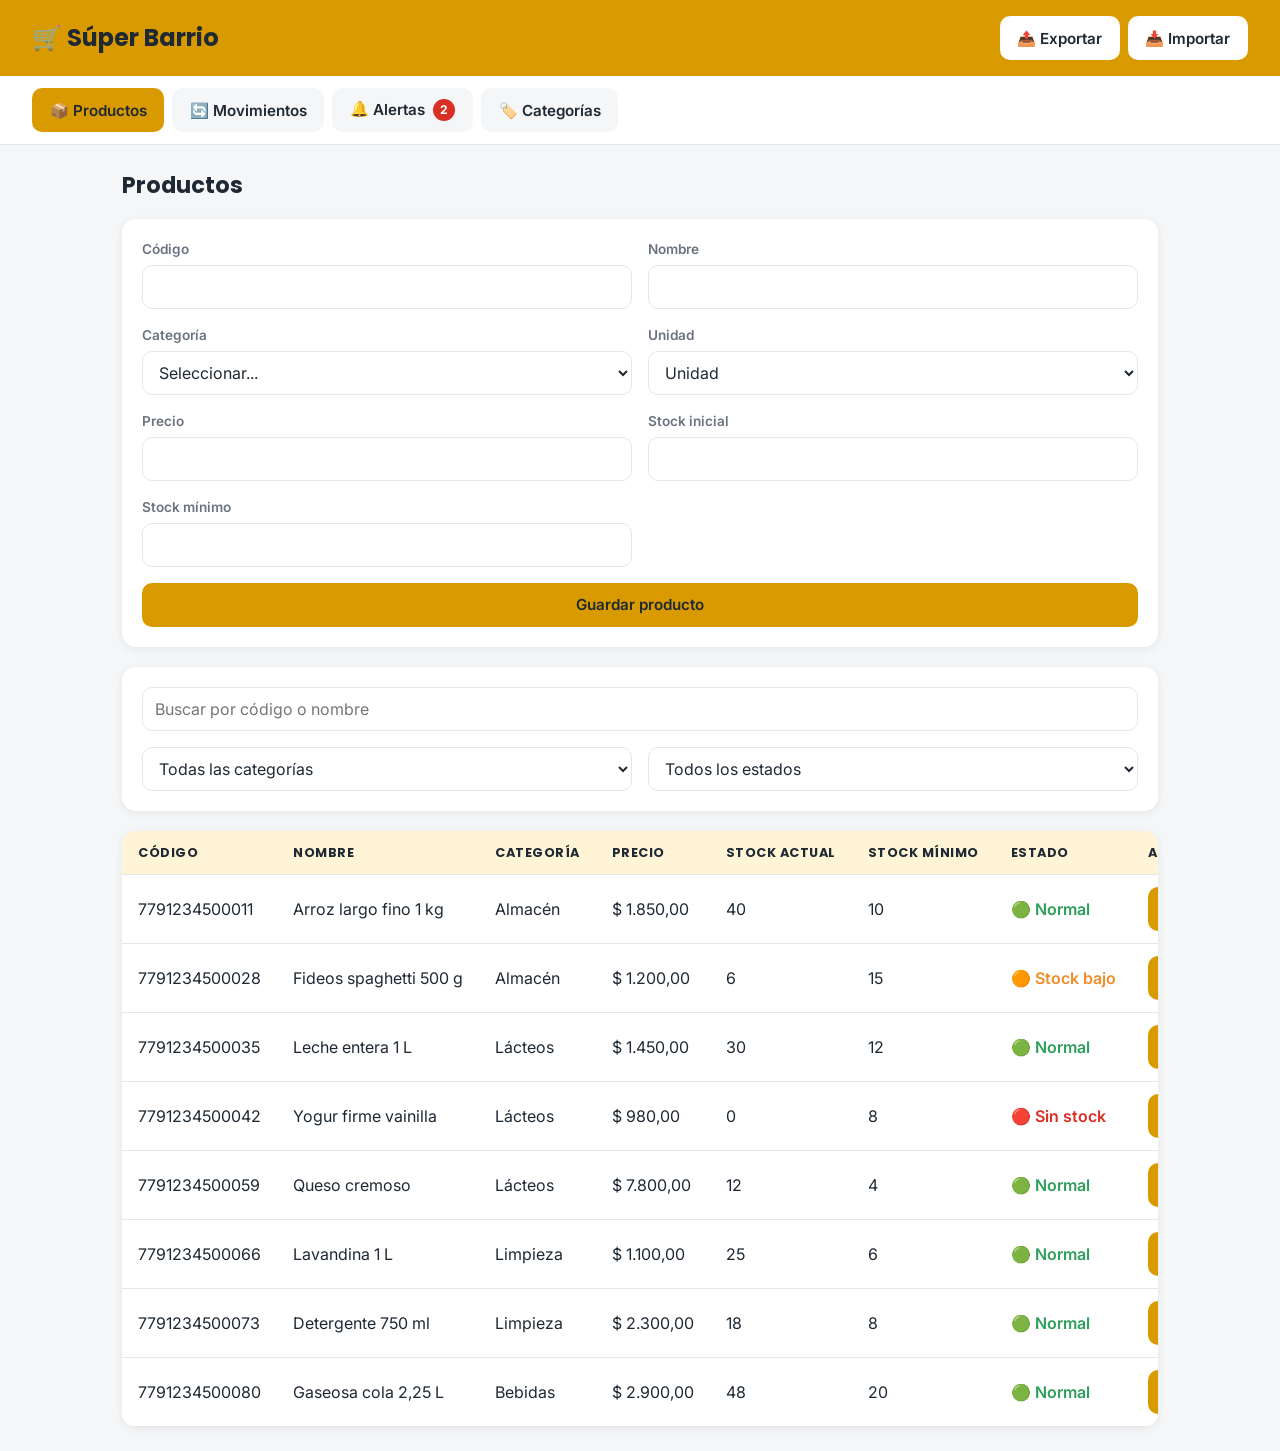
<file: index.html>
<!DOCTYPE html>
<!-- Súper Barrio - Sistema de stock. Estructura, estilos y lógica en un solo archivo -->
<html lang="es">
<head>
  <meta charset="UTF-8">
  <meta name="viewport" content="width=device-width, initial-scale=1.0, viewport-fit=cover">
  <title>Súper Barrio - Control de stock</title>

  <!-- App instalable: manifest, color de la barra del navegador e ícono para iPhone -->
  <link rel="manifest" href="manifest.json">
  <meta name="theme-color" content="#D99A00">
  <link rel="apple-touch-icon" href="icono-192.png">

  <!-- Estilos integrados -->
  <style>
/* ==========================================================
   Súper Barrio - Estilos del sistema de stock
   Mobile first: base para celular, ajustes desde 768 px
   ========================================================== */

/* 1. TIPOGRAFÍAS (Google Fonts) */
@import url("https://fonts.googleapis.com/css2?family=Inter:wght@400;500;600&family=Poppins:wght@500;600;700&display=swap");

/* 2. VARIABLES DE COLOR Y MEDIDAS */
:root {
  /* Color principal (amarillo mostaza) */
  --color-principal: #D99A00;
  --color-principal-oscuro: #B07C00;
  --color-principal-suave: #FFF4D6;

  /* Colores de estado del stock */
  --color-normal: #2E9E5B;       /* verde: stock normal */
  --color-bajo: #F28C28;         /* naranja: bajo el mínimo */
  --color-sin-stock: #D93025;    /* rojo: sin stock */

  /* Fondos, texto y bordes */
  --color-fondo: #F5F6F7;        /* gris muy claro */
  --color-tarjeta: #FFFFFF;
  --color-texto: #1F2933;
  --color-texto-suave: #6B7280;
  --color-borde: #E5E7EB;

  /* Sombras, bordes redondeados y tipografías */
  --sombra-suave: 0 2px 8px rgba(31, 41, 51, 0.08);
  --sombra-elevada: 0 6px 16px rgba(31, 41, 51, 0.16);
  --radio: 14px;
  --fuente-titulos: "Poppins", system-ui, sans-serif;
  --fuente-texto: "Inter", system-ui, sans-serif;
}

/* 3. BASE: reinicio y estilos generales */
* {
  box-sizing: border-box;
  margin: 0;
}

/* Hace que el atributo "hidden" siempre oculte (lo usa el menú) */
[hidden] {
  display: none !important;
}

body {
  font-family: var(--fuente-texto);
  background: var(--color-fondo);
  color: var(--color-texto);
  line-height: 1.5;
  overflow-x: hidden;
}

h1, h2, h3 {
  font-family: var(--fuente-titulos);
}

h2 {
  font-size: 1.4rem;
  margin-bottom: 1rem;
}

/* Avisos de arriba (conexión y versión nueva): barras finas, fijas arriba de todo */
#avisos {
  position: sticky;
  top: 0;
  z-index: 200;
}

.aviso {
  padding: 0.4rem 1rem;
  background: var(--color-principal-suave);
  border-bottom: 1px solid var(--color-principal);
  color: var(--color-texto);
  font-size: 0.8rem;
  font-weight: 500;
  text-align: center;
}

#aviso-conexion::before {
  content: "📴 ";
}

/* El aviso de versión nueva usa el color principal para que se note más */
#aviso-version {
  background: var(--color-principal);
  font-weight: 600;
}

#aviso-version::before {
  content: "✨ ";
}

/* 4. ENCABEZADO: nombre del sistema y botones de datos */
#encabezado {
  background: var(--color-principal);
  color: var(--color-texto);
  padding: 1rem;
  display: flex;
  flex-direction: column;
  gap: 0.75rem;
  box-shadow: var(--sombra-suave);
}

#encabezado h1 {
  font-size: 1.5rem;
}

#encabezado h1::before {
  content: "🛒 ";
}

#acciones-datos {
  display: flex;
  gap: 0.5rem;
}

/* 5. BOTONES: estilo general con hover (color + elevación) */
button {
  font-family: var(--fuente-texto);
  font-size: 0.95rem;
  font-weight: 600;
  padding: 0.6rem 1.1rem;
  min-height: 44px;
  border: none;
  border-radius: 10px;
  background: var(--color-principal);
  color: var(--color-texto);
  cursor: pointer;
  transition: background 0.2s, transform 0.2s, box-shadow 0.2s;
}

button:hover {
  background: var(--color-principal-oscuro);
  color: #FFFFFF;
  transform: translateY(-2px);
  box-shadow: var(--sombra-elevada);
}

button:active {
  transform: translateY(0);
}

/* Botones de exportar/importar: blancos sobre el encabezado, con emojis */
#acciones-datos button {
  background: var(--color-tarjeta);
}

#acciones-datos button:hover {
  background: var(--color-texto);
  color: #FFFFFF;
}

#btn-exportar::before { content: "📤 "; }
#btn-importar::before { content: "📥 "; }

/* Botón para acciones peligrosas (ej: eliminar) */
.boton-peligro {
  background: var(--color-sin-stock);
  color: #FFFFFF;
}

.boton-peligro:hover {
  background: #A8231A;
}

/* Botón secundario (ej: cancelar edición) */
.boton-secundario {
  background: var(--color-fondo);
  border: 1px solid var(--color-borde);
}

/* 6. MENÚ PRINCIPAL: pestañas con scroll horizontal en celular */
#menu {
  display: flex;
  gap: 0.5rem;
  padding: 0.75rem 1rem;
  background: var(--color-tarjeta);
  border-bottom: 1px solid var(--color-borde);
  overflow-x: auto;
}

#menu button {
  background: var(--color-fondo);
  white-space: nowrap;
}

/* Emojis de cada opción del menú */
#menu button[data-seccion="productos"]::before   { content: "📦 "; }
#menu button[data-seccion="movimientos"]::before { content: "🔄 "; }
#menu button[data-seccion="alertas"]::before     { content: "🔔 "; }
#menu button[data-seccion="categorias"]::before  { content: "🏷️ "; }

/* Opción seleccionada (la clase "activo" la agregará JS) */
#menu button.activo {
  background: var(--color-principal);
}

/* Contador de alertas: círculo rojo con número */
#contador-alertas {
  display: inline-flex;
  align-items: center;
  justify-content: center;
  min-width: 1.4rem;
  height: 1.4rem;
  padding: 0 0.3rem;
  margin-left: 0.25rem;
  border-radius: 50%;
  background: var(--color-sin-stock);
  color: #FFFFFF;
  font-size: 0.75rem;
  font-weight: 700;
}

/* 7. CONTENIDO PRINCIPAL: centrado y con ancho máximo */
main {
  max-width: 1100px;
  margin: 0 auto;
  padding: 1rem;
}

/* 8. FORMULARIOS COMO TARJETAS (1 columna en celular) */
form,
#filtros-productos,
#filtros-movimientos {
  background: var(--color-tarjeta);
  border-radius: var(--radio);
  box-shadow: var(--sombra-suave);
  padding: 1.25rem;
  margin-bottom: 1.25rem;
  display: grid;
  grid-template-columns: 1fr;
  gap: 1rem;
}

/* Los campos dentro de una grilla pueden achicarse en vez de empujar el ancho */
form > *,
#filtros-productos > *,
#filtros-movimientos > * {
  min-width: 0;
}

label {
  display: flex;
  flex-direction: column;
  gap: 0.35rem;
  font-size: 0.85rem;
  font-weight: 600;
  color: var(--color-texto-suave);
}

input,
select,
textarea {
  font-family: var(--fuente-texto);
  font-size: 1rem;
  width: 100%;
  min-width: 0;
  min-height: 44px;
  padding: 0.6rem 0.75rem;
  border: 1px solid var(--color-borde);
  border-radius: 10px;
  background: #FFFFFF;
  color: var(--color-texto);
}

input:focus,
select:focus,
textarea:focus {
  outline: 2px solid var(--color-principal);
  border-color: var(--color-principal);
}

/* Info del producto en el formulario de movimientos */
#info-producto-movimiento {
  min-height: 1.2rem;
  font-weight: 500;
  color: var(--color-texto);
}

#info-producto-movimiento.info-no-encontrado {
  color: var(--color-sin-stock);
}

/* 9. TABLAS: tarjeta con scroll horizontal en celular */
table {
  display: block;
  overflow-x: auto;
  background: var(--color-tarjeta);
  border-radius: var(--radio);
  box-shadow: var(--sombra-suave);
  border-collapse: collapse;
  width: 100%;
}

th, td {
  padding: 0.75rem 1rem;
  text-align: left;
  white-space: nowrap;
  border-bottom: 1px solid var(--color-borde);
}

th {
  font-family: var(--fuente-titulos);
  font-size: 0.8rem;
  text-transform: uppercase;
  letter-spacing: 0.04em;
  background: var(--color-principal-suave);
}

tbody tr:hover {
  background: var(--color-fondo);
}

/* 10. LISTAS (alertas y categorías): cada elemento es una tarjeta */
ul {
  list-style: none;
  padding: 0;
  display: grid;
  grid-template-columns: 1fr;
  gap: 0.75rem;
}

li {
  background: var(--color-tarjeta);
  border-radius: var(--radio);
  box-shadow: var(--sombra-suave);
  padding: 0.9rem 1.1rem;
  display: flex;
  justify-content: space-between;
  align-items: center;
  flex-wrap: wrap;
  gap: 0.75rem;
  overflow-wrap: anywhere;
}

/* Alertas: borde de color según la gravedad */
li.alerta-bajo      { border-left: 6px solid var(--color-bajo); }
li.alerta-sin-stock { border-left: 6px solid var(--color-sin-stock); }

/* Contenido de cada alerta */
.alerta-info {
  display: flex;
  flex-direction: column;
}

.alerta-info small {
  color: var(--color-texto-suave);
}

.alerta-detalle {
  display: flex;
  flex-direction: column;
  align-items: flex-end;
  text-align: right;
  font-size: 0.9rem;
}

.alerta-pedido {
  font-weight: 600;
}

/* 11. INDICADORES DE ESTADO DEL STOCK (se aplican con clases desde JS) */
.estado {
  font-weight: 600;
}

.estado-normal    { color: var(--color-normal); }
.estado-bajo      { color: var(--color-bajo); }
.estado-sin-stock { color: var(--color-sin-stock); }

.estado-normal::before    { content: "🟢 "; }
.estado-bajo::before      { content: "🟠 "; }
.estado-sin-stock::before { content: "🔴 "; }

/* 12. ESCRITORIO / TABLET: desde 768 px, dos columnas */
@media (min-width: 768px) {
  #encabezado {
    flex-direction: row;
    justify-content: space-between;
    align-items: center;
    padding: 1rem 2rem;
  }

  #menu {
    padding: 0.75rem 2rem;
  }

  main {
    padding: 1.5rem 2rem;
  }

  /* Formularios y filtros en dos columnas */
  form,
  #filtros-productos,
  #filtros-movimientos {
    grid-template-columns: 1fr 1fr;
  }

  /* Elementos que ocupan las dos columnas */
  form button[type="submit"],
  #btn-cancelar-producto,
  #movimiento-observacion,
  label:has(#movimiento-observacion),
  #buscador-productos {
    grid-column: 1 / -1;
  }

  /* Listas en dos columnas */
  ul {
    grid-template-columns: 1fr 1fr;
  }
}

/* 12b. CELULAR (menos de 600 px): menú fijo abajo, cómodo para el pulgar */
@media (max-width: 599px) {
  /* Deja espacio al final para que la barra fija no tape el contenido */
  body {
    padding-bottom: calc(5rem + env(safe-area-inset-bottom));
  }

  #menu {
    position: fixed;
    left: 0;
    right: 0;
    bottom: 0;
    z-index: 100;
    gap: 0;
    padding: 0.25rem 0.25rem calc(0.25rem + env(safe-area-inset-bottom));
    overflow-x: visible;
    border-top: 1px solid var(--color-borde);
    border-bottom: none;
    box-shadow: 0 -2px 10px rgba(31, 41, 51, 0.12);
  }

  /* Cada botón ocupa el mismo ancho, con el emoji arriba y el texto abajo */
  #menu button {
    position: relative;
    flex: 1;
    display: flex;
    flex-direction: column;
    align-items: center;
    justify-content: center;
    min-height: 56px;
    padding: 0.3rem 0.2rem;
    font-size: 0.72rem;
    background: transparent;
  }

  #menu button::before {
    font-size: 1.35rem;
    line-height: 1.2;
  }

  /* Sin efecto hover en el menú: en el celular el hover queda "pegado" después de tocar */
  #menu button:hover {
    background: transparent;
    color: var(--color-texto);
    transform: none;
    box-shadow: none;
  }

  #menu button.activo,
  #menu button.activo:hover {
    background: var(--color-principal-suave);
  }

  /* El contador de alertas se apoya sobre la esquina del emoji */
  #contador-alertas {
    position: absolute;
    top: 2px;
    left: calc(50% + 0.6rem);
    margin: 0;
  }
}

/* Botón de imprimir en Alertas */
#btn-imprimir-reposicion {
  margin-bottom: 1rem;
}

/* 13. IMPRESIÓN: la zona de reposición está oculta en pantalla y solo se usa al imprimir */
#zona-impresion {
  display: none;
}

@media print {
  /* Se oculta todo menos la lista de reposición (solo cuando se apretó el botón) */
  body.imprimiendo {
    background: #FFFFFF;
  }

  body.imprimiendo > *:not(#zona-impresion) {
    display: none !important;
  }

  body.imprimiendo #zona-impresion {
    display: block;
    padding: 1rem;
  }

  #zona-impresion h2 {
    margin-bottom: 0.25rem;
  }

  #zona-impresion p {
    margin-bottom: 1rem;
  }

  /* Tabla simple en blanco y negro, sin sombras */
  #zona-impresion table {
    display: table;
    width: 100%;
    box-shadow: none;
    border-collapse: collapse;
  }

  #zona-impresion th,
  #zona-impresion td {
    border: 1px solid #000000;
    white-space: normal;
    background: #FFFFFF;
  }

  #zona-impresion .casillero {
    width: 6rem;
    text-align: center;
  }

  /* Casillero para tildar a mano */
  .casillero-caja {
    display: inline-block;
    width: 1.2rem;
    height: 1.2rem;
    border: 2px solid #000000;
  }
}

  </style>
</head>
<body>

  <!-- AVISO DE CONEXIÓN: aparece solo cuando el dispositivo pierde internet -->
  <div id="avisos">
    <div id="aviso-conexion" class="aviso" role="status" aria-live="polite" hidden>
      Sin conexión: tus datos se siguen guardando en este celular
    </div>

    <!-- AVISO DE VERSIÓN NUEVA: aparece cuando se instala un service worker nuevo -->
    <div id="aviso-version" class="aviso" role="status" aria-live="polite" hidden>
      Hay una versión nueva: cerrá y volvé a abrir la app
    </div>
  </div>

  <!-- ENCABEZADO: nombre del sistema y botones de exportar / importar -->
  <header id="encabezado">
    <h1>Súper Barrio</h1>

    <div id="acciones-datos">
      <button type="button" id="btn-exportar">Exportar</button>
      <button type="button" id="btn-importar">Importar</button>
      <!-- Input oculto: el botón "Importar" lo va a activar desde JS -->
      <input type="file" id="archivo-importar" accept=".json" hidden>
    </div>
  </header>

  <!-- MENÚ PRINCIPAL: cada botón mostrará su sección (data-seccion) -->
  <nav id="menu">
    <button type="button" data-seccion="productos">Productos</button>
    <button type="button" data-seccion="movimientos">Movimientos</button>
    <button type="button" data-seccion="alertas">
      Alertas <span id="contador-alertas">0</span>
    </button>
    <button type="button" data-seccion="categorias">Categorías</button>
  </nav>

  <main>

    <!-- ========== SECCIÓN PRODUCTOS ========== -->
    <section id="productos">
      <h2>Productos</h2>

      <!-- Formulario para dar de alta un producto -->
      <form id="form-producto">
        <label>Código
          <input type="text" id="producto-codigo" inputmode="numeric" required>
        </label>

        <label>Nombre
          <input type="text" id="producto-nombre" required>
        </label>

        <label>Categoría
          <!-- Las opciones se cargarán desde JS con las categorías creadas -->
          <select id="producto-categoria" required>
            <option value="">Seleccionar...</option>
          </select>
        </label>

        <label>Unidad
          <select id="producto-unidad" required>
            <option value="unidad">Unidad</option>
            <option value="kg">Kilogramo</option>
            <option value="litro">Litro</option>
            <option value="paquete">Paquete</option>
            <option value="caja">Caja</option>
          </select>
        </label>

        <label>Precio
          <input type="number" id="producto-precio" min="0.01" step="0.01" inputmode="decimal" required>
        </label>

        <label>Stock inicial
          <input type="number" id="producto-stock-inicial" min="0" step="1" inputmode="numeric" required>
        </label>

        <label>Stock mínimo
          <input type="number" id="producto-stock-minimo" min="0" step="1" inputmode="numeric" required>
        </label>

        <button type="submit" id="btn-guardar-producto">Guardar producto</button>
        <button type="button" id="btn-cancelar-producto" class="boton-secundario" hidden>Cancelar edición</button>
      </form>

      <!-- Buscador y filtros -->
      <div id="filtros-productos">
        <input type="search" id="buscador-productos" placeholder="Buscar por código o nombre">

        <select id="filtro-categoria">
          <option value="">Todas las categorías</option>
        </select>

        <select id="filtro-estado">
          <option value="">Todos los estados</option>
          <option value="normal">Normal</option>
          <option value="bajo">Stock bajo</option>
          <option value="sin-stock">Sin stock</option>
        </select>
      </div>

      <!-- Tabla de productos (el cuerpo se llena desde JS) -->
      <table id="tabla-productos">
        <thead>
          <tr>
            <th>Código</th>
            <th>Nombre</th>
            <th>Categoría</th>
            <th>Precio</th>
            <th>Stock actual</th>
            <th>Stock mínimo</th>
            <th>Estado</th>
            <th>Acciones</th>
          </tr>
        </thead>
        <tbody id="cuerpo-productos"></tbody>
      </table>
    </section>

    <!-- ========== SECCIÓN MOVIMIENTOS ========== -->
    <section id="movimientos" hidden>
      <h2>Movimientos</h2>

      <!-- Formulario para registrar una entrada o salida de stock -->
      <form id="form-movimiento">
        <label>Código del producto
          <input type="text" id="movimiento-codigo" inputmode="numeric" required>
          <small id="info-producto-movimiento"></small>
        </label>

        <label>Tipo
          <select id="movimiento-tipo" required>
            <option value="entrada">Entrada</option>
            <option value="salida">Salida</option>
          </select>
        </label>

        <label>Motivo
          <select id="movimiento-motivo" required>
            <option value="compra">Compra a proveedor</option>
            <option value="venta">Venta</option>
            <option value="devolucion">Devolución</option>
            <option value="merma">Merma / vencimiento</option>
            <option value="ajuste">Ajuste de inventario</option>
          </select>
        </label>

        <label>Cantidad
          <input type="number" id="movimiento-cantidad" min="1" step="1" inputmode="numeric" required>
        </label>

        <label>Fecha
          <input type="date" id="movimiento-fecha" required>
        </label>

        <label>Observación
          <textarea id="movimiento-observacion" rows="2"></textarea>
        </label>

        <button type="submit">Registrar movimiento</button>
      </form>

      <!-- Filtro del historial por producto -->
      <div id="filtros-movimientos">
        <select id="filtro-movimientos-producto">
          <option value="">Todos los productos</option>
        </select>
      </div>

      <!-- Historial de movimientos -->
      <table id="tabla-movimientos">
        <thead>
          <tr>
            <th>Fecha</th>
            <th>Código</th>
            <th>Producto</th>
            <th>Tipo</th>
            <th>Motivo</th>
            <th>Cantidad</th>
            <th>Observación</th>
          </tr>
        </thead>
        <tbody id="cuerpo-movimientos"></tbody>
      </table>
    </section>

    <!-- ========== SECCIÓN ALERTAS ========== -->
    <section id="alertas" hidden>
      <h2>Alertas</h2>
      <button type="button" id="btn-imprimir-reposicion">🖨️ Imprimir lista de reposición</button>

      <!-- Lista de productos con stock bajo o sin stock (se llena desde JS) -->
      <ul id="lista-alertas"></ul>
    </section>

    <!-- ========== SECCIÓN CATEGORÍAS ========== -->
    <section id="categorias" hidden>
      <h2>Categorías</h2>

      <!-- Formulario para crear una categoría -->
      <form id="form-categoria">
        <label>Nombre de la categoría
          <input type="text" id="categoria-nombre" required>
        </label>
        <button type="submit">Agregar categoría</button>
      </form>

      <!-- Lista de categorías (se llena desde JS) -->
      <ul id="lista-categorias"></ul>
    </section>

  </main>

  <!-- Zona de impresión: oculta en pantalla, se muestra solo al imprimir la lista de reposición -->
  <section id="zona-impresion">
    <h2>Súper Barrio · Lista de reposición</h2>
    <p id="fecha-reposicion"></p>
    <table id="tabla-reposicion">
      <thead>
        <tr>
          <th>Producto</th>
          <th>Cantidad sugerida</th>
          <th>Repuesto</th>
        </tr>
      </thead>
      <tbody id="cuerpo-reposicion"></tbody>
    </table>
  </section>

  <!-- Lógica integrada -->
  <script>
/* ==========================================================
   Súper Barrio - Lógica del sistema de stock
   ========================================================== */

/* [Acá va tu comentario de registro de IA: app.js no existía, así que pegalo en esta línea] */

/* ---------- 1. DATOS Y ALMACENAMIENTO ---------- */

// Clave con la que se guardan todos los datos en localStorage
const CLAVE_ALMACENAMIENTO = "stock-datos";

// Arrays principales de la aplicación
// categorias:  { nombre }
// productos:   { codigo, nombre, categoria, unidad, precio, stockInicial, stockMinimo }
// movimientos: { codigo, tipo, motivo, cantidad, fecha, observacion }
let categorias = [];
let productos = [];
let movimientos = [];

// Guarda los tres arrays juntos en localStorage
function guardarDatos() {
  const datos = { categorias, productos, movimientos };
  localStorage.setItem(CLAVE_ALMACENAMIENTO, JSON.stringify(datos));
}

// Carga los datos guardados; si no hay nada, usa los datos iniciales
function cargarDatos() {
  let datosGuardados = null;

  try {
    datosGuardados = JSON.parse(localStorage.getItem(CLAVE_ALMACENAMIENTO));
  } catch (error) {
    datosGuardados = null; // Si el JSON está dañado, se parte de cero
  }

  if (datosGuardados) {
    categorias = datosGuardados.categorias || [];
    productos = datosGuardados.productos || [];
    movimientos = datosGuardados.movimientos || [];
  } else {
    cargarDatosIniciales();
    guardarDatos();
  }
}

// Datos ficticios para la primera vez que se abre el sistema
function cargarDatosIniciales() {
  categorias = [
    { nombre: "Almacén" },
    { nombre: "Lácteos" },
    { nombre: "Limpieza" },
    { nombre: "Bebidas" }
  ];

  productos = [
    { codigo: "7791234500011", nombre: "Arroz largo fino 1 kg",   categoria: "Almacén",  unidad: "paquete", precio: 1850, stockInicial: 40, stockMinimo: 10 },
    { codigo: "7791234500028", nombre: "Fideos spaghetti 500 g",  categoria: "Almacén",  unidad: "paquete", precio: 1200, stockInicial: 6,  stockMinimo: 15 },
    { codigo: "7791234500035", nombre: "Leche entera 1 L",        categoria: "Lácteos",  unidad: "litro",   precio: 1450, stockInicial: 30, stockMinimo: 12 },
    { codigo: "7791234500042", nombre: "Yogur firme vainilla",    categoria: "Lácteos",  unidad: "unidad",  precio: 980,  stockInicial: 0,  stockMinimo: 8 },
    { codigo: "7791234500059", nombre: "Queso cremoso",           categoria: "Lácteos",  unidad: "kg",      precio: 7800, stockInicial: 12, stockMinimo: 4 },
    { codigo: "7791234500066", nombre: "Lavandina 1 L",           categoria: "Limpieza", unidad: "unidad",  precio: 1100, stockInicial: 25, stockMinimo: 6 },
    { codigo: "7791234500073", nombre: "Detergente 750 ml",       categoria: "Limpieza", unidad: "unidad",  precio: 2300, stockInicial: 18, stockMinimo: 8 },
    { codigo: "7791234500080", nombre: "Gaseosa cola 2,25 L",     categoria: "Bebidas",  unidad: "unidad",  precio: 2900, stockInicial: 48, stockMinimo: 20 }
  ];

  movimientos = [];
}

/* ---------- 2. CATEGORÍAS: ALTA, EDICIÓN Y BAJA ---------- */

// Elementos del HTML que usa esta sección
const formularioCategoria = document.getElementById("form-categoria");
const campoNombreCategoria = document.getElementById("categoria-nombre");
const listaCategorias = document.getElementById("lista-categorias");

// Busca si ya existe una categoría con ese nombre (sin distinguir mayúsculas)
// "ignorarNombre" permite excluir la categoría que se está editando
function existeCategoria(nombre, ignorarNombre = "") {
  return categorias.some(function (categoria) {
    return (
      categoria.nombre.toLowerCase() === nombre.toLowerCase() &&
      categoria.nombre.toLowerCase() !== ignorarNombre.toLowerCase()
    );
  });
}

// Valida el nombre: obligatorio y único. Devuelve un mensaje de error o "" si está bien
function validarNombreCategoria(nombre, ignorarNombre = "") {
  if (nombre === "") {
    return "El nombre de la categoría es obligatorio.";
  }
  if (existeCategoria(nombre, ignorarNombre)) {
    return "Ya existe una categoría con ese nombre.";
  }
  return "";
}

// ALTA: agrega una categoría nueva
function agregarCategoria(nombre) {
  const mensajeError = validarNombreCategoria(nombre);
  if (mensajeError) {
    alert(mensajeError);
    return false;
  }

  categorias.push({ nombre: nombre });
  guardarDatos();
  mostrarCategorias();
  return true;
}

// EDICIÓN: cambia el nombre y actualiza los productos que la usaban
function editarCategoria(nombreActual) {
  const nombreNuevo = prompt("Nuevo nombre de la categoría:", nombreActual);

  if (nombreNuevo === null) return; // Canceló la edición

  const nombreLimpio = nombreNuevo.trim();
  const mensajeError = validarNombreCategoria(nombreLimpio, nombreActual);
  if (mensajeError) {
    alert(mensajeError);
    return;
  }

  // Cambia el nombre en la categoría
  const categoria = categorias.find(function (c) {
    return c.nombre === nombreActual;
  });
  categoria.nombre = nombreLimpio;

  // Cambia el nombre también en los productos que la tenían asignada
  productos.forEach(function (producto) {
    if (producto.categoria === nombreActual) {
      producto.categoria = nombreLimpio;
    }
  });

  guardarDatos();
  mostrarCategorias();
  mostrarProductos();
}

// BAJA: elimina la categoría solo si no tiene productos
function eliminarCategoria(nombre) {
  const tieneProductos = productos.some(function (producto) {
    return producto.categoria === nombre;
  });

  if (tieneProductos) {
    alert("No se puede eliminar \"" + nombre + "\" porque tiene productos asignados.");
    return;
  }

  if (!confirm("¿Eliminar la categoría \"" + nombre + "\"?")) return;

  categorias = categorias.filter(function (categoria) {
    return categoria.nombre !== nombre;
  });

  guardarDatos();
  mostrarCategorias();
}

// Dibuja la lista de categorías y actualiza los selectores de productos
function mostrarCategorias() {
  listaCategorias.innerHTML = "";

  categorias.forEach(function (categoria) {
    const elemento = document.createElement("li");

    const textoNombre = document.createElement("span");
    textoNombre.textContent = categoria.nombre;

    const botonEditar = document.createElement("button");
    botonEditar.type = "button";
    botonEditar.textContent = "✏️ Editar";
    botonEditar.dataset.accion = "editar";
    botonEditar.dataset.nombre = categoria.nombre;

    const botonEliminar = document.createElement("button");
    botonEliminar.type = "button";
    botonEliminar.textContent = "🗑️ Eliminar";
    botonEliminar.className = "boton-peligro";
    botonEliminar.dataset.accion = "eliminar";
    botonEliminar.dataset.nombre = categoria.nombre;

    elemento.append(textoNombre, botonEditar, botonEliminar);
    listaCategorias.appendChild(elemento);
  });

  actualizarSelectoresCategoria();
}

// Rellena los selectores de categoría (formulario de productos y filtro)
function actualizarSelectoresCategoria() {
  const selectorProducto = document.getElementById("producto-categoria");
  const selectorFiltro = document.getElementById("filtro-categoria");

  // Guarda lo que estaba seleccionado para no perderlo al redibujar
  const valorProducto = selectorProducto.value;
  const valorFiltro = selectorFiltro.value;

  selectorProducto.innerHTML = '<option value="">Seleccionar...</option>';
  selectorFiltro.innerHTML = '<option value="">Todas las categorías</option>';

  categorias.forEach(function (categoria) {
    selectorProducto.add(new Option(categoria.nombre, categoria.nombre));
    selectorFiltro.add(new Option(categoria.nombre, categoria.nombre));
  });

  selectorProducto.value = valorProducto;
  selectorFiltro.value = valorFiltro;
  if (selectorProducto.selectedIndex === -1) selectorProducto.value = "";
  if (selectorFiltro.selectedIndex === -1) selectorFiltro.value = "";
}

// Alta: al enviar el formulario se agrega la categoría
formularioCategoria.addEventListener("submit", function (evento) {
  evento.preventDefault(); // Evita que la página se recargue

  const agregada = agregarCategoria(campoNombreCategoria.value.trim());
  if (agregada) {
    formularioCategoria.reset();
  }
});

// Edición y baja: un solo "escuchador" para los botones de toda la lista
listaCategorias.addEventListener("click", function (evento) {
  const boton = evento.target.closest("button");
  if (!boton) return;

  if (boton.dataset.accion === "editar") {
    editarCategoria(boton.dataset.nombre);
  } else if (boton.dataset.accion === "eliminar") {
    eliminarCategoria(boton.dataset.nombre);
  }
});

/* ---------- 3. PRODUCTOS: ALTA, LISTADO, EDICIÓN Y BAJA ---------- */

// Elementos del HTML que usa esta sección
const formularioProducto = document.getElementById("form-producto");
const campoCodigoProducto = document.getElementById("producto-codigo");
const campoNombreProducto = document.getElementById("producto-nombre");
const campoCategoriaProducto = document.getElementById("producto-categoria");
const campoUnidadProducto = document.getElementById("producto-unidad");
const campoPrecioProducto = document.getElementById("producto-precio");
const campoStockInicialProducto = document.getElementById("producto-stock-inicial");
const campoStockMinimoProducto = document.getElementById("producto-stock-minimo");
const botonGuardarProducto = document.getElementById("btn-guardar-producto");
const botonCancelarProducto = document.getElementById("btn-cancelar-producto");
const cuerpoProductos = document.getElementById("cuerpo-productos");
const buscadorProductos = document.getElementById("buscador-productos");
const filtroCategoriaProducto = document.getElementById("filtro-categoria");
const filtroEstadoProducto = document.getElementById("filtro-estado");

// Código del producto que se está editando (null cuando se está dando de alta)
let codigoEnEdicion = null;

// Formato de precios en pesos argentinos
const formatoPrecio = new Intl.NumberFormat("es-AR", { style: "currency", currency: "ARS" });

// Textos que se muestran para cada estado
const ETIQUETAS_ESTADO = {
  "sin-stock": "Sin stock",
  "bajo": "Stock bajo",
  "normal": "Normal"
};

// Stock actual = stock inicial + entradas - salidas (solo cambia con movimientos)
function calcularStockActual(producto) {
  let stock = producto.stockInicial;

  movimientos.forEach(function (movimiento) {
    if (movimiento.codigo === producto.codigo) {
      if (movimiento.tipo === "entrada") {
        stock += Number(movimiento.cantidad);
      } else if (movimiento.tipo === "salida") {
        stock -= Number(movimiento.cantidad);
      }
    }
  });

  return stock;
}

// Estado: "sin-stock" si es 0, "bajo" si es menor o igual al mínimo, "normal" en otro caso
function calcularEstado(stockActual, stockMinimo) {
  if (stockActual <= 0) return "sin-stock";
  if (stockActual <= stockMinimo) return "bajo";
  return "normal";
}

// Valida los datos del formulario (llegan como texto). Devuelve un mensaje de error o ""
function validarProducto(datos, enEdicion) {
  // Código: de 8 a 13 dígitos y único (en edición el código no se cambia)
  if (!/^\d{8,13}$/.test(datos.codigo)) {
    return "El código debe tener entre 8 y 13 dígitos (solo números).";
  }
  if (!enEdicion) {
    const codigoRepetido = productos.some(function (producto) {
      return producto.codigo === datos.codigo;
    });
    if (codigoRepetido) {
      return "Ya existe un producto con ese código.";
    }
  }

  // Nombre obligatorio
  if (datos.nombre === "") {
    return "El nombre del producto es obligatorio.";
  }

  // Categoría elegida
  if (datos.categoria === "") {
    return "Elegí una categoría.";
  }

  // Precio mayor que cero
  if (datos.precio === "" || !(Number(datos.precio) > 0)) {
    return "El precio debe ser mayor que cero.";
  }

  // Stock inicial entero no negativo (solo se valida en el alta)
  if (!enEdicion && !/^\d+$/.test(datos.stockInicial)) {
    return "El stock inicial debe ser un número entero, cero o mayor.";
  }

  // Stock mínimo entero no negativo
  if (!/^\d+$/.test(datos.stockMinimo)) {
    return "El stock mínimo debe ser un número entero, cero o mayor.";
  }

  return "";
}

// Deja el formulario en modo "alta" (vacío y con todos los campos habilitados)
function limpiarFormularioProducto() {
  codigoEnEdicion = null;
  formularioProducto.reset();
  campoCodigoProducto.readOnly = false;
  campoStockInicialProducto.disabled = false;
  campoStockInicialProducto.title = "";
  botonGuardarProducto.textContent = "Guardar producto";
  botonCancelarProducto.hidden = true;
}

// Alta y edición: se decide según haya o no un producto en edición
formularioProducto.addEventListener("submit", function (evento) {
  evento.preventDefault();

  const enEdicion = codigoEnEdicion !== null;

  const datos = {
    codigo: campoCodigoProducto.value.trim(),
    nombre: campoNombreProducto.value.trim(),
    categoria: campoCategoriaProducto.value,
    unidad: campoUnidadProducto.value,
    precio: campoPrecioProducto.value.trim(),
    stockInicial: campoStockInicialProducto.value.trim(),
    stockMinimo: campoStockMinimoProducto.value.trim()
  };

  const mensajeError = validarProducto(datos, enEdicion);
  if (mensajeError) {
    alert(mensajeError);
    return;
  }

  if (enEdicion) {
    // EDICIÓN: no se tocan el código ni el stock inicial (el stock solo cambia con movimientos)
    const producto = productos.find(function (p) {
      return p.codigo === codigoEnEdicion;
    });
    producto.nombre = datos.nombre;
    producto.categoria = datos.categoria;
    producto.unidad = datos.unidad;
    producto.precio = Number(datos.precio);
    producto.stockMinimo = Number(datos.stockMinimo);
  } else {
    // ALTA: se agrega el producto nuevo
    productos.push({
      codigo: datos.codigo,
      nombre: datos.nombre,
      categoria: datos.categoria,
      unidad: datos.unidad,
      precio: Number(datos.precio),
      stockInicial: Number(datos.stockInicial),
      stockMinimo: Number(datos.stockMinimo)
    });
  }

  guardarDatos();
  limpiarFormularioProducto();
  mostrarProductos();
});

// Cancelar edición: vuelve el formulario al modo alta
botonCancelarProducto.addEventListener("click", limpiarFormularioProducto);

// EDICIÓN: carga el producto en el formulario
function iniciarEdicionProducto(codigo) {
  const producto = productos.find(function (p) {
    return p.codigo === codigo;
  });

  codigoEnEdicion = codigo;
  campoCodigoProducto.value = producto.codigo;
  campoNombreProducto.value = producto.nombre;
  campoCategoriaProducto.value = producto.categoria;
  campoUnidadProducto.value = producto.unidad;
  campoPrecioProducto.value = producto.precio;
  campoStockInicialProducto.value = producto.stockInicial;
  campoStockMinimoProducto.value = producto.stockMinimo;

  // El código y el stock inicial no se pueden cambiar al editar
  campoCodigoProducto.readOnly = true;
  campoStockInicialProducto.disabled = true;
  campoStockInicialProducto.title = "El stock actual solo cambia con movimientos";

  botonGuardarProducto.textContent = "Guardar cambios";
  botonCancelarProducto.hidden = false;
  formularioProducto.scrollIntoView({ behavior: "smooth" });
}

// BAJA: elimina el producto después de pedir confirmación
function eliminarProducto(codigo) {
  const producto = productos.find(function (p) {
    return p.codigo === codigo;
  });

  if (!confirm("¿Eliminar el producto \"" + producto.nombre + "\"?")) return;

  productos = productos.filter(function (p) {
    return p.codigo !== codigo;
  });

  // Si justo se estaba editando ese producto, se limpia el formulario
  if (codigoEnEdicion === codigo) {
    limpiarFormularioProducto();
  }

  guardarDatos();
  mostrarProductos();
}

// Agrega una celda con texto a una fila de la tabla
function agregarCelda(fila, texto) {
  const celda = document.createElement("td");
  celda.textContent = texto;
  fila.appendChild(celda);
  return celda;
}

// Quita tildes y pasa a minúsculas para comparar textos (ej: "Fídeos" -> "fideos")
function normalizarTexto(texto) {
  return String(texto).normalize("NFD").replace(/[̀-ͯ]/g, "").toLowerCase();
}

// Decide si un producto se muestra: la búsqueda, la categoría y el estado deben cumplirse juntos
function cumpleFiltrosProductos(producto, estado) {
  const busqueda = normalizarTexto(buscadorProductos.value.trim());

  // Búsqueda por código o nombre
  if (busqueda !== "") {
    const coincide =
      normalizarTexto(producto.codigo).includes(busqueda) ||
      normalizarTexto(producto.nombre).includes(busqueda);
    if (!coincide) return false;
  }

  // Filtro por categoría ("" = todas)
  if (filtroCategoriaProducto.value !== "" && producto.categoria !== filtroCategoriaProducto.value) {
    return false;
  }

  // Filtro por estado ("" = todos)
  if (filtroEstadoProducto.value !== "" && estado !== filtroEstadoProducto.value) {
    return false;
  }

  return true;
}

// La tabla se actualiza en vivo al escribir o cambiar un filtro
buscadorProductos.addEventListener("input", mostrarProductos);
filtroCategoriaProducto.addEventListener("change", mostrarProductos);
filtroEstadoProducto.addEventListener("change", mostrarProductos);

// LISTADO: dibuja la tabla de productos (solo los que cumplen la búsqueda y los filtros)
function mostrarProductos() {
  cuerpoProductos.innerHTML = "";

  productos.forEach(function (producto) {
    const stockActual = calcularStockActual(producto);
    const estado = calcularEstado(stockActual, producto.stockMinimo);

    // Si no cumple la búsqueda o los filtros, no se dibuja
    if (!cumpleFiltrosProductos(producto, estado)) return;

    const fila = document.createElement("tr");

    agregarCelda(fila, producto.codigo);
    agregarCelda(fila, producto.nombre);
    agregarCelda(fila, producto.categoria);
    agregarCelda(fila, formatoPrecio.format(producto.precio));
    agregarCelda(fila, stockActual);
    agregarCelda(fila, producto.stockMinimo);

    // Celda de estado con indicador de color (las clases están en el CSS)
    const celdaEstado = agregarCelda(fila, "");
    const indicador = document.createElement("span");
    indicador.className = "estado estado-" + estado;
    indicador.textContent = ETIQUETAS_ESTADO[estado];
    celdaEstado.appendChild(indicador);

    // Celda de acciones: editar y eliminar
    const celdaAcciones = document.createElement("td");

    const botonEditar = document.createElement("button");
    botonEditar.type = "button";
    botonEditar.textContent = "✏️ Editar";
    botonEditar.dataset.accion = "editar";
    botonEditar.dataset.codigo = producto.codigo;

    const botonEliminar = document.createElement("button");
    botonEliminar.type = "button";
    botonEliminar.textContent = "🗑️ Eliminar";
    botonEliminar.className = "boton-peligro";
    botonEliminar.dataset.accion = "eliminar";
    botonEliminar.dataset.codigo = producto.codigo;

    celdaAcciones.append(botonEditar, " ", botonEliminar);
    fila.appendChild(celdaAcciones);

    cuerpoProductos.appendChild(fila);
  });

  // Los productos cambiaron: se actualizan el filtro, el historial y la info de movimientos
  actualizarFiltroMovimientos();
  mostrarMovimientos();
  actualizarInfoProductoMovimiento();
  mostrarAlertas();
}

// Un solo "escuchador" para los botones de toda la tabla
cuerpoProductos.addEventListener("click", function (evento) {
  const boton = evento.target.closest("button");
  if (!boton) return;

  if (boton.dataset.accion === "editar") {
    iniciarEdicionProducto(boton.dataset.codigo);
  } else if (boton.dataset.accion === "eliminar") {
    eliminarProducto(boton.dataset.codigo);
  }
});

/* ---------- 4. MOVIMIENTOS: REGISTRO E HISTORIAL ---------- */

// Elementos del HTML que usa esta sección
const formularioMovimiento = document.getElementById("form-movimiento");
const campoCodigoMovimiento = document.getElementById("movimiento-codigo");
const campoTipoMovimiento = document.getElementById("movimiento-tipo");
const campoMotivoMovimiento = document.getElementById("movimiento-motivo");
const campoCantidadMovimiento = document.getElementById("movimiento-cantidad");
const campoFechaMovimiento = document.getElementById("movimiento-fecha");
const campoObservacionMovimiento = document.getElementById("movimiento-observacion");
const infoProductoMovimiento = document.getElementById("info-producto-movimiento");
const filtroMovimientosProducto = document.getElementById("filtro-movimientos-producto");
const cuerpoMovimientos = document.getElementById("cuerpo-movimientos");

// Textos que se muestran para cada motivo
const ETIQUETAS_MOTIVO = {
  compra: "Compra a proveedor",
  venta: "Venta",
  devolucion: "Devolución",
  merma: "Merma / vencimiento",
  ajuste: "Ajuste de inventario"
};

// Devuelve la fecha de hoy como "AAAA-MM-DD" (hora local)
function obtenerFechaHoy() {
  const hoy = new Date();
  const mes = String(hoy.getMonth() + 1).padStart(2, "0");
  const dia = String(hoy.getDate()).padStart(2, "0");
  return hoy.getFullYear() + "-" + mes + "-" + dia;
}

// Comprueba que el texto "AAAA-MM-DD" sea una fecha real (ej: rechaza 2026-02-30)
function esFechaValida(texto) {
  const partes = /^(\d{4})-(\d{2})-(\d{2})$/.exec(texto);
  if (!partes) return false;

  const anio = Number(partes[1]);
  const mes = Number(partes[2]);
  const dia = Number(partes[3]);
  const fecha = new Date(anio, mes - 1, dia);

  return (
    fecha.getFullYear() === anio &&
    fecha.getMonth() === mes - 1 &&
    fecha.getDate() === dia
  );
}

// Pasa "AAAA-MM-DD" a "DD/MM/AAAA" para mostrarla
function formatearFecha(texto) {
  const partes = texto.split("-");
  return partes[2] + "/" + partes[1] + "/" + partes[0];
}

// Busca un producto por su código
function buscarProductoPorCodigo(codigo) {
  return productos.find(function (producto) {
    return producto.codigo === codigo;
  });
}

// La fecha empieza en hoy y no se puede elegir una futura
function iniciarFechaMovimiento() {
  campoFechaMovimiento.max = obtenerFechaHoy();
  campoFechaMovimiento.value = obtenerFechaHoy();
}

// Al escribir el código: muestra el nombre y el stock actual, o "Producto no encontrado"
function actualizarInfoProductoMovimiento() {
  const codigo = campoCodigoMovimiento.value.trim();
  infoProductoMovimiento.classList.remove("info-no-encontrado");

  if (codigo === "") {
    infoProductoMovimiento.textContent = "";
    return;
  }

  const producto = buscarProductoPorCodigo(codigo);
  if (!producto) {
    infoProductoMovimiento.textContent = "Producto no encontrado";
    infoProductoMovimiento.classList.add("info-no-encontrado");
    return;
  }

  infoProductoMovimiento.textContent =
    producto.nombre + " · Stock actual: " + calcularStockActual(producto);
}

campoCodigoMovimiento.addEventListener("input", actualizarInfoProductoMovimiento);

// Enter en el código: no envía el formulario, pasa el foco a la cantidad
campoCodigoMovimiento.addEventListener("keydown", function (evento) {
  if (evento.key === "Enter") {
    evento.preventDefault();
    campoCantidadMovimiento.focus();
  }
});

// Valida el movimiento. Devuelve un mensaje de error o "" si está todo bien
function validarMovimiento(datos, producto) {
  if (!producto) {
    return "Producto no encontrado. Revisá el código.";
  }

  // Cantidad entera mayor que cero
  if (!/^\d+$/.test(datos.cantidad) || Number(datos.cantidad) <= 0) {
    return "La cantidad debe ser un número entero mayor que cero.";
  }

  // Fecha válida y no futura
  if (!esFechaValida(datos.fecha)) {
    return "La fecha no es válida.";
  }
  if (datos.fecha > obtenerFechaHoy()) {
    return "La fecha no puede ser futura.";
  }

  // Una salida no puede dejar el stock negativo
  if (datos.tipo === "salida") {
    const stockActual = calcularStockActual(producto);
    if (Number(datos.cantidad) > stockActual) {
      return "Stock insuficiente: hay " + stockActual + " y la salida es de " + datos.cantidad + ".";
    }
  }

  return "";
}

// Registro: guarda el movimiento (el stock actual se recalcula con él)
formularioMovimiento.addEventListener("submit", function (evento) {
  evento.preventDefault();

  const datos = {
    codigo: campoCodigoMovimiento.value.trim(),
    tipo: campoTipoMovimiento.value,
    motivo: campoMotivoMovimiento.value,
    cantidad: campoCantidadMovimiento.value.trim(),
    fecha: campoFechaMovimiento.value,
    observacion: campoObservacionMovimiento.value.trim()
  };

  const producto = buscarProductoPorCodigo(datos.codigo);
  const mensajeError = validarMovimiento(datos, producto);
  if (mensajeError) {
    alert(mensajeError);
    return;
  }

  movimientos.push({
    codigo: datos.codigo,
    tipo: datos.tipo,
    motivo: datos.motivo,
    cantidad: Number(datos.cantidad),
    fecha: datos.fecha,
    observacion: datos.observacion
  });

  guardarDatos();
  formularioMovimiento.reset();
  iniciarFechaMovimiento();

  // Actualiza la tabla de productos (stock y estado) y el historial
  mostrarProductos();
  campoCodigoMovimiento.focus();
});

// Rellena el filtro del historial con los productos
function actualizarFiltroMovimientos() {
  const valorActual = filtroMovimientosProducto.value;

  filtroMovimientosProducto.innerHTML = '<option value="">Todos los productos</option>';
  productos.forEach(function (producto) {
    filtroMovimientosProducto.add(
      new Option(producto.nombre + " (" + producto.codigo + ")", producto.codigo)
    );
  });

  // Mantiene la selección si el producto todavía existe
  filtroMovimientosProducto.value = valorActual;
  if (filtroMovimientosProducto.selectedIndex === -1) {
    filtroMovimientosProducto.value = "";
  }
}

// Historial: del más nuevo al más viejo, con filtro por producto
function mostrarMovimientos() {
  cuerpoMovimientos.innerHTML = "";

  const codigoFiltro = filtroMovimientosProducto.value;

  // Se guarda la posición original para desempatar movimientos de la misma fecha
  const lista = movimientos
    .map(function (movimiento, posicion) {
      return { movimiento: movimiento, posicion: posicion };
    })
    .filter(function (item) {
      return codigoFiltro === "" || item.movimiento.codigo === codigoFiltro;
    });

  lista.sort(function (a, b) {
    if (a.movimiento.fecha !== b.movimiento.fecha) {
      return a.movimiento.fecha < b.movimiento.fecha ? 1 : -1;
    }
    return b.posicion - a.posicion; // Misma fecha: el último registrado primero
  });

  lista.forEach(function (item) {
    const movimiento = item.movimiento;
    const producto = buscarProductoPorCodigo(movimiento.codigo);
    const fila = document.createElement("tr");

    agregarCelda(fila, formatearFecha(movimiento.fecha));
    agregarCelda(fila, movimiento.codigo);
    agregarCelda(fila, producto ? producto.nombre : "Producto eliminado");
    agregarCelda(fila, movimiento.tipo === "entrada" ? "⬆️ Entrada" : "⬇️ Salida");
    agregarCelda(fila, ETIQUETAS_MOTIVO[movimiento.motivo] || movimiento.motivo);
    agregarCelda(fila, movimiento.cantidad);
    agregarCelda(fila, movimiento.observacion);

    cuerpoMovimientos.appendChild(fila);
  });
}

filtroMovimientosProducto.addEventListener("change", mostrarMovimientos);

iniciarFechaMovimiento();

/* ---------- 5. ALERTAS: STOCK EN EL MÍNIMO, BAJO EL MÍNIMO O SIN STOCK ---------- */

// Elementos del HTML que usa esta sección
const listaAlertas = document.getElementById("lista-alertas");
const contadorAlertas = document.getElementById("contador-alertas");

// Cantidad sugerida para pedir: el doble del mínimo menos el stock actual
function calcularCantidadSugerida(stockActual, stockMinimo) {
  return stockMinimo * 2 - stockActual;
}

// Arma la lista de productos en alerta, ordenada por urgencia
function obtenerAlertas() {
  const alertas = [];

  productos.forEach(function (producto) {
    const stockActual = calcularStockActual(producto);
    const estado = calcularEstado(stockActual, producto.stockMinimo);

    // Los productos con estado "normal" no generan alerta
    if (estado !== "normal") {
      alertas.push({
        producto: producto,
        stockActual: stockActual,
        estado: estado,
        // Cobertura: qué parte del mínimo queda (0 = sin nada, 1 = justo en el mínimo)
        cobertura: producto.stockMinimo > 0 ? stockActual / producto.stockMinimo : 0,
        cantidadSugerida: calcularCantidadSugerida(stockActual, producto.stockMinimo)
      });
    }
  });

  // Urgencia: primero los sin stock; luego menor cobertura; luego mayor mínimo; luego nombre
  alertas.sort(function (a, b) {
    if (a.estado !== b.estado) {
      return a.estado === "sin-stock" ? -1 : 1;
    }
    if (a.cobertura !== b.cobertura) {
      return a.cobertura - b.cobertura;
    }
    if (a.producto.stockMinimo !== b.producto.stockMinimo) {
      return b.producto.stockMinimo - a.producto.stockMinimo;
    }
    return a.producto.nombre.localeCompare(b.producto.nombre);
  });

  return alertas;
}

// Dibuja la lista de alertas y actualiza el contador del menú
function mostrarAlertas() {
  const alertas = obtenerAlertas();

  contadorAlertas.textContent = alertas.length;
  listaAlertas.innerHTML = "";

  // Sin alertas: mensaje de que todo está en orden
  if (alertas.length === 0) {
    const mensaje = document.createElement("li");
    mensaje.textContent = "✅ Todo el stock está en orden";
    listaAlertas.appendChild(mensaje);
    return;
  }

  alertas.forEach(function (alerta) {
    const elemento = document.createElement("li");
    elemento.className = "alerta-" + alerta.estado;

    // Izquierda: nombre del producto, código y categoría
    const info = document.createElement("span");
    info.className = "alerta-info";

    const nombre = document.createElement("strong");
    nombre.textContent = alerta.producto.nombre;

    const detalleProducto = document.createElement("small");
    detalleProducto.textContent = alerta.producto.codigo + " · " + alerta.producto.categoria;

    info.append(nombre, detalleProducto);

    // Derecha: estado, stock actual, mínimo y cantidad sugerida
    const detalle = document.createElement("span");
    detalle.className = "alerta-detalle";

    const indicador = document.createElement("span");
    indicador.className = "estado estado-" + alerta.estado;
    indicador.textContent = ETIQUETAS_ESTADO[alerta.estado];

    const stocks = document.createElement("span");
    stocks.textContent =
      "Stock actual: " + alerta.stockActual + " · Mínimo: " + alerta.producto.stockMinimo;

    const pedido = document.createElement("span");
    pedido.className = "alerta-pedido";
    pedido.textContent = "Pedir: " + alerta.cantidadSugerida;

    detalle.append(indicador, stocks, pedido);

    elemento.append(info, detalle);
    listaAlertas.appendChild(elemento);
  });
}

// Elementos de la lista de reposición para imprimir
const botonImprimirReposicion = document.getElementById("btn-imprimir-reposicion");
const cuerpoReposicion = document.getElementById("cuerpo-reposicion");
const fechaReposicion = document.getElementById("fecha-reposicion");

// Arma la tabla de reposición (producto, cantidad sugerida y casillero) y abre la impresión
function imprimirListaReposicion() {
  const alertas = obtenerAlertas();

  if (alertas.length === 0) {
    alert("No hay productos para reponer: todo el stock está en orden.");
    return;
  }

  cuerpoReposicion.innerHTML = "";
  fechaReposicion.textContent = "Fecha: " + formatearFecha(obtenerFechaHoy());

  alertas.forEach(function (alerta) {
    const fila = document.createElement("tr");

    agregarCelda(fila, alerta.producto.nombre + " (" + alerta.producto.codigo + ")");
    agregarCelda(fila, alerta.cantidadSugerida);

    // Casillero vacío para tildar a mano
    const celdaCasillero = agregarCelda(fila, "");
    celdaCasillero.className = "casillero";
    const caja = document.createElement("span");
    caja.className = "casillero-caja";
    celdaCasillero.appendChild(caja);

    cuerpoReposicion.appendChild(fila);
  });

  // Esta clase activa los estilos de impresión (ocultan el resto de la página)
  document.body.classList.add("imprimiendo");
  window.print();
}

// Al terminar de imprimir (o cancelar) se vuelve a mostrar la página normal
window.addEventListener("afterprint", function () {
  document.body.classList.remove("imprimiendo");
});

botonImprimirReposicion.addEventListener("click", imprimirListaReposicion);

/* ---------- 6. EXPORTAR E IMPORTAR DATOS ---------- */

// Elementos del HTML que usa esta sección
const botonExportar = document.getElementById("btn-exportar");
const botonImportar = document.getElementById("btn-importar");
const archivoImportar = document.getElementById("archivo-importar");

// Convierte los datos en texto JSON legible (sangría de 2 espacios)
function crearTextoExportacion() {
  const datos = { categorias, productos, movimientos };
  return JSON.stringify(datos, null, 2);
}

// DESCARGA: baja el archivo stock.json con un Blob y un enlace temporal
function descargarArchivoStock(texto) {
  const archivo = new Blob([texto], { type: "application/json" });
  const direccion = URL.createObjectURL(archivo);

  const enlace = document.createElement("a");
  enlace.href = direccion;
  enlace.download = "stock.json";

  document.body.appendChild(enlace);
  enlace.click();
  document.body.removeChild(enlace);

  URL.revokeObjectURL(direccion); // Libera la memoria usada por el enlace temporal
}

// Pantalla táctil = celular o tablet (en una computadora se descarga directamente)
function esDispositivoTactil() {
  return window.matchMedia("(pointer: coarse)").matches;
}

// EXPORTAR: en celulares que lo permitan ofrece compartir el archivo (correo, Drive, etc.);
// si no se puede compartir, lo descarga como siempre
async function exportarDatos() {
  const texto = crearTextoExportacion();

  try {
    if (esDispositivoTactil() && navigator.share && navigator.canShare) {
      const archivo = new File([texto], "stock.json", { type: "application/json" });

      // canShare confirma que este navegador acepta compartir ese tipo de archivo
      if (navigator.canShare({ files: [archivo] })) {
        await navigator.share({ files: [archivo], title: "Stock de Súper Barrio" });
        return; // Se compartió: no hace falta descargar
      }
    }
  } catch (error) {
    // Si la persona cerró el menú de compartir, no se hace nada más
    if (error.name === "AbortError") return;
    // Con cualquier otro error se sigue y se descarga
  }

  descargarArchivoStock(texto);
}

// Comprueba que los datos importados tengan las tres listas y el formato esperado.
// Devuelve un mensaje de error o "" si está todo bien
function validarDatosImportados(datos) {
  if (datos === null || typeof datos !== "object" || Array.isArray(datos)) {
    return "El archivo no tiene el formato esperado.";
  }

  // Las tres listas son obligatorias
  const listas = ["categorias", "productos", "movimientos"];
  for (let i = 0; i < listas.length; i++) {
    if (!Array.isArray(datos[listas[i]])) {
      return "Falta la lista \"" + listas[i] + "\" o no es válida.";
    }
  }

  // Categorías: nombre obligatorio y único
  const nombresCategorias = [];
  for (let i = 0; i < datos.categorias.length; i++) {
    const categoria = datos.categorias[i];
    if (!categoria || typeof categoria.nombre !== "string" || categoria.nombre.trim() === "") {
      return "La categoría " + (i + 1) + " no tiene un nombre válido.";
    }
    const nombreNormalizado = categoria.nombre.toLowerCase();
    if (nombresCategorias.includes(nombreNormalizado)) {
      return "La categoría \"" + categoria.nombre + "\" está repetida.";
    }
    nombresCategorias.push(nombreNormalizado);
  }

  // Productos: campos completos, código único y categoría existente
  const codigos = [];
  for (let i = 0; i < datos.productos.length; i++) {
    const producto = datos.productos[i];
    const etiqueta = "El producto " + (i + 1);

    if (!producto || typeof producto.codigo !== "string" || !/^\d{8,13}$/.test(producto.codigo)) {
      return etiqueta + " no tiene un código válido (8 a 13 dígitos).";
    }
    if (codigos.includes(producto.codigo)) {
      return "El código " + producto.codigo + " está repetido.";
    }
    codigos.push(producto.codigo);

    if (typeof producto.nombre !== "string" || producto.nombre.trim() === "") {
      return etiqueta + " no tiene nombre.";
    }
    if (typeof producto.unidad !== "string" || producto.unidad === "") {
      return etiqueta + " no tiene unidad.";
    }
    if (typeof producto.categoria !== "string" ||
        !nombresCategorias.includes(producto.categoria.toLowerCase())) {
      return etiqueta + " tiene una categoría que no está en la lista de categorías.";
    }
    if (typeof producto.precio !== "number" || !(producto.precio > 0)) {
      return etiqueta + " tiene un precio inválido.";
    }
    if (!Number.isInteger(producto.stockInicial) || producto.stockInicial < 0) {
      return etiqueta + " tiene un stock inicial inválido.";
    }
    if (!Number.isInteger(producto.stockMinimo) || producto.stockMinimo < 0) {
      return etiqueta + " tiene un stock mínimo inválido.";
    }
  }

  // Movimientos: tipo, cantidad y fecha válidos
  for (let i = 0; i < datos.movimientos.length; i++) {
    const movimiento = datos.movimientos[i];
    const etiqueta = "El movimiento " + (i + 1);

    if (!movimiento || typeof movimiento.codigo !== "string") {
      return etiqueta + " no tiene código de producto.";
    }
    if (movimiento.tipo !== "entrada" && movimiento.tipo !== "salida") {
      return etiqueta + " tiene un tipo inválido.";
    }
    if (typeof movimiento.motivo !== "string") {
      return etiqueta + " no tiene motivo.";
    }
    if (!Number.isInteger(movimiento.cantidad) || movimiento.cantidad <= 0) {
      return etiqueta + " tiene una cantidad inválida.";
    }
    if (typeof movimiento.fecha !== "string" || !esFechaValida(movimiento.fecha)) {
      return etiqueta + " tiene una fecha inválida.";
    }
  }

  return "";
}

// Procesa el texto del archivo elegido. Si algo falla, no se modifica nada
function importarDatos(texto) {
  let datos;

  try {
    datos = JSON.parse(texto);
  } catch (error) {
    alert("El archivo no es un JSON válido. No se modificó ningún dato.");
    return;
  }

  const mensajeError = validarDatosImportados(datos);
  if (mensajeError) {
    alert(mensajeError + " No se modificó ningún dato.");
    return;
  }

  // Confirmación antes de reemplazar
  const confirmado = confirm(
    "Se van a reemplazar todos los datos actuales por los del archivo (" +
    datos.categorias.length + " categorías, " +
    datos.productos.length + " productos y " +
    datos.movimientos.length + " movimientos). ¿Continuar?"
  );
  if (!confirmado) return;

  // Reemplaza los datos (la observación es opcional en el archivo)
  datos.movimientos.forEach(function (movimiento) {
    if (typeof movimiento.observacion !== "string") {
      movimiento.observacion = "";
    }
  });

  categorias = datos.categorias;
  productos = datos.productos;
  movimientos = datos.movimientos;
  guardarDatos();

  // Vuelve a dibujar toda la pantalla
  limpiarFormularioProducto();
  mostrarCategorias();
  mostrarProductos(); // También actualiza movimientos, alertas y contador

  alert("Datos importados correctamente.");
}

// El botón "Importar" abre el selector de archivos
botonImportar.addEventListener("click", function () {
  archivoImportar.click();
});

// Al elegir un archivo, se lee como texto
archivoImportar.addEventListener("change", function () {
  const archivo = archivoImportar.files[0];
  if (!archivo) return;

  const lector = new FileReader();

  lector.onload = function () {
    importarDatos(lector.result);
  };

  lector.onerror = function () {
    alert("No se pudo leer el archivo. No se modificó ningún dato.");
  };

  lector.readAsText(archivo);

  // Permite volver a elegir el mismo archivo más tarde
  archivoImportar.value = "";
});

botonExportar.addEventListener("click", exportarDatos);

/* ---------- 7. MENÚ: CAMBIO DE SECCIÓN ---------- */

// Elementos del HTML que usa esta sección
const menuPrincipal = document.getElementById("menu");

// Ids de las secciones de la página (coinciden con el data-seccion de cada botón del menú)
const nombresSecciones = ["productos", "movimientos", "alertas", "categorias"];

// Muestra solo la sección elegida y marca su botón como activo
function mostrarSeccion(nombre) {
  nombresSecciones.forEach(function (seccion) {
    document.getElementById(seccion).hidden = seccion !== nombre;
  });

  document.querySelectorAll("#menu button").forEach(function (boton) {
    boton.classList.toggle("activo", boton.dataset.seccion === nombre);
  });
}

// Un solo "escuchador" para todos los botones del menú
menuPrincipal.addEventListener("click", function (evento) {
  const boton = evento.target.closest("button");
  if (boton) {
    mostrarSeccion(boton.dataset.seccion);
  }
});

/* ---------- 8. AVISO DE CONEXIÓN ---------- */

const avisoConexion = document.getElementById("aviso-conexion");

// Muestra el aviso si no hay internet y lo oculta cuando vuelve
function actualizarAvisoConexion() {
  avisoConexion.hidden = navigator.onLine;
}

// El navegador avisa cuando se pierde o vuelve la conexión
window.addEventListener("offline", actualizarAvisoConexion);
window.addEventListener("online", actualizarAvisoConexion);

// Revisa el estado apenas se abre la app (puede abrirse ya sin conexión)
actualizarAvisoConexion();

/* ---------- 9. SERVICE WORKER Y AVISO DE VERSIÓN NUEVA ---------- */

const avisoVersion = document.getElementById("aviso-version");

// Muestra el aviso de que hay una versión nueva esperando
function mostrarAvisoVersionNueva() {
  avisoVersion.hidden = false;
}

// Registra el service worker solo si el navegador lo admite
if ("serviceWorker" in navigator) {
  window.addEventListener("load", function () {
    navigator.serviceWorker.register("./sw.js").then(function (registro) {

      // Si una versión nueva ya quedó esperando en una visita anterior, se avisa enseguida.
      // "controller" existe solo si la app ya estaba instalada (no es la primera vez)
      if (registro.waiting && navigator.serviceWorker.controller) {
        mostrarAvisoVersionNueva();
      }

      // El navegador encontró un sw.js distinto y empezó a instalarlo
      registro.addEventListener("updatefound", function () {
        const trabajadorNuevo = registro.installing;

        trabajadorNuevo.addEventListener("statechange", function () {
          // "installed" = terminó de guardar los archivos nuevos y queda esperando.
          // Si ya había un service worker controlando la app, es una actualización
          // (en la primera instalación no hay nada que avisar)
          if (trabajadorNuevo.state === "installed" && navigator.serviceWorker.controller) {
            mostrarAvisoVersionNueva();
          }
        });
      });

      // Cuando la app vuelve a primer plano, busca si hay una versión nueva
      // (en el celular la app puede pasar días abierta en segundo plano)
      document.addEventListener("visibilitychange", function () {
        if (!document.hidden) {
          registro.update();
        }
      });
    });
  });
}

/* ---------- 10. INICIO DE LA APLICACIÓN ---------- */

cargarDatos();
mostrarCategorias();
mostrarProductos();
mostrarSeccion("productos"); // La página arranca en Productos

  </script>
</body>
</html>
</file>
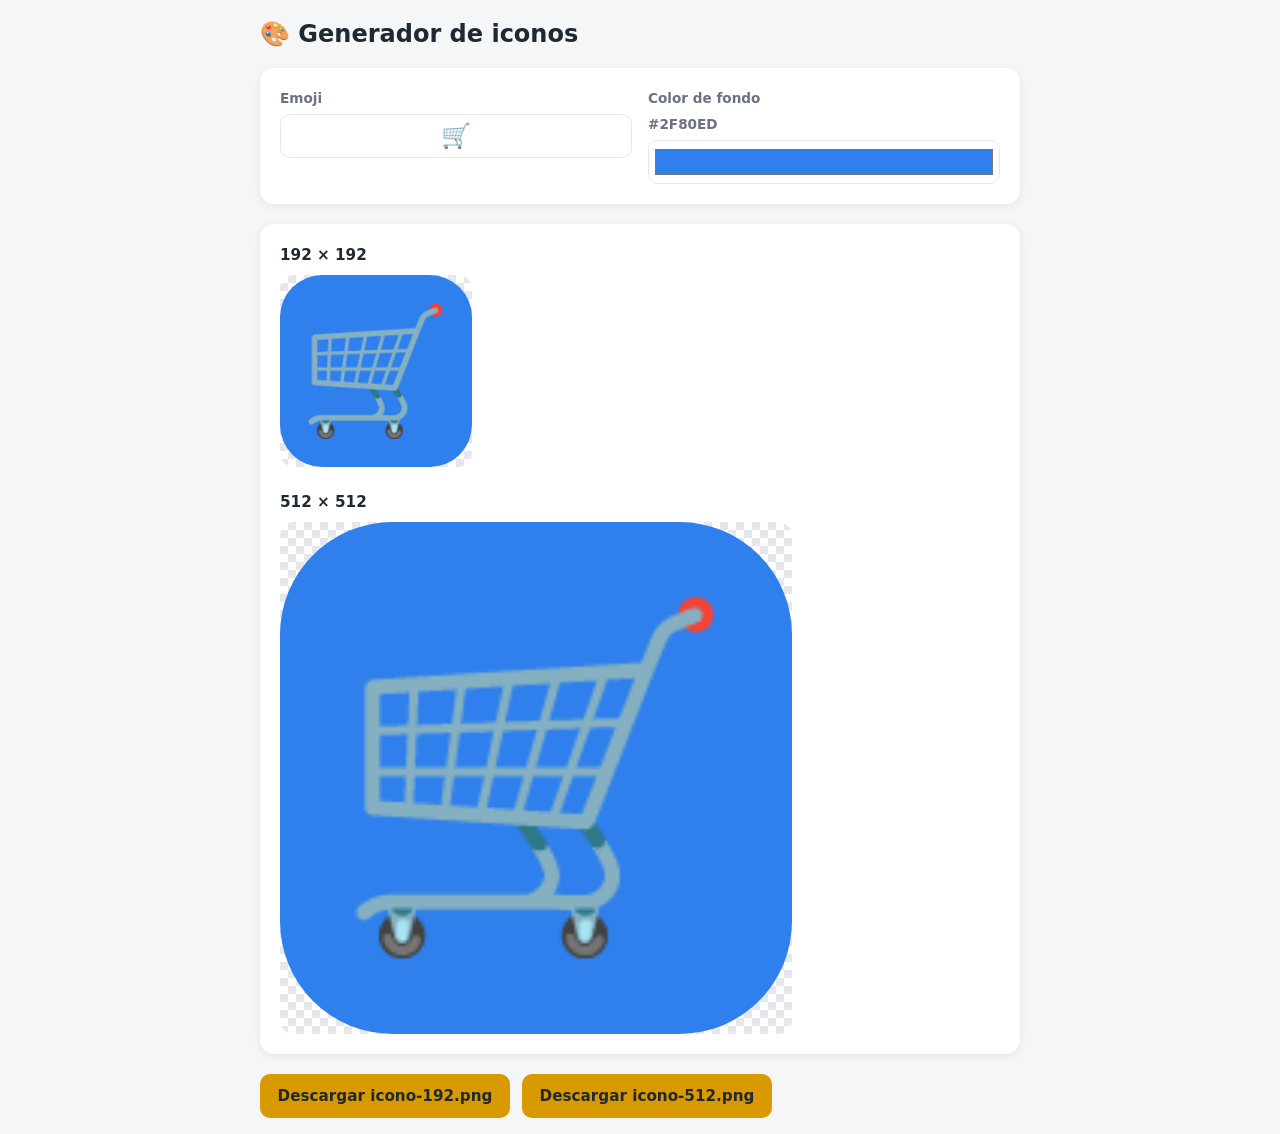
<file: generador-icono.html>
<!DOCTYPE html>
<!-- Generador de iconos para Súper Barrio: HTML, CSS y JS en un solo archivo -->
<html lang="es">
<head>
  <meta charset="UTF-8">
  <meta name="viewport" content="width=device-width, initial-scale=1.0, viewport-fit=cover">
  <title>Generador de iconos</title>

  <style>
    /* Colores y medidas (mismos de la app) */
    :root {
      --color-principal: #D99A00;
      --color-principal-oscuro: #B07C00;
      --color-fondo: #F5F6F7;
      --color-tarjeta: #FFFFFF;
      --color-texto: #1F2933;
      --color-texto-suave: #6B7280;
      --color-borde: #E5E7EB;
      --sombra-suave: 0 2px 8px rgba(31, 41, 51, 0.08);
      --sombra-elevada: 0 6px 16px rgba(31, 41, 51, 0.16);
      --radio: 14px;
    }

    * {
      box-sizing: border-box;
      margin: 0;
    }

    body {
      font-family: Inter, system-ui, sans-serif;
      background: var(--color-fondo);
      color: var(--color-texto);
      line-height: 1.5;
      padding: 1rem;
      overflow-x: hidden;
    }

    main {
      max-width: 760px;
      margin: 0 auto;
    }

    h1 {
      font-family: Poppins, system-ui, sans-serif;
      font-size: 1.5rem;
      margin-bottom: 1rem;
    }

    /* Tarjetas: controles y vistas previas */
    .tarjeta {
      background: var(--color-tarjeta);
      border-radius: var(--radio);
      box-shadow: var(--sombra-suave);
      padding: 1.25rem;
      margin-bottom: 1.25rem;
    }

    /* Controles: una columna en celular, dos desde 600 px */
    .controles {
      display: grid;
      grid-template-columns: 1fr;
      gap: 1rem;
    }

    label {
      display: flex;
      flex-direction: column;
      gap: 0.35rem;
      font-size: 0.85rem;
      font-weight: 600;
      color: var(--color-texto-suave);
    }

    input {
      font-family: inherit;
      font-size: 1rem;
      width: 100%;
      min-height: 44px;
      padding: 0.4rem 0.75rem;
      border: 1px solid var(--color-borde);
      border-radius: 10px;
      background: #FFFFFF;
    }

    input:focus {
      outline: 2px solid var(--color-principal);
      border-color: var(--color-principal);
    }

    #campo-emoji {
      font-size: 1.5rem;
      text-align: center;
    }

    #selector-color {
      padding: 0.25rem;
      cursor: pointer;
    }

    /* Vistas previas */
    .vistas {
      display: flex;
      flex-wrap: wrap;
      align-items: flex-end;
      gap: 1.5rem;
    }

    .vista {
      display: flex;
      flex-direction: column;
      gap: 0.5rem;
      max-width: 100%;
    }

    .vista h2 {
      font-size: 0.95rem;
      font-weight: 600;
    }

    /* Fondo de cuadritos para que se vean las esquinas redondeadas transparentes */
    .marco {
      display: inline-block;
      line-height: 0;
      border-radius: var(--radio);
      background:
        conic-gradient(#E5E7EB 25%, #FFFFFF 0 50%, #E5E7EB 0 75%, #FFFFFF 0)
        0 0 / 16px 16px;
      max-width: 100%;
    }

    /* El lienzo mantiene su tamaño real, pero se achica en pantallas angostas */
    canvas {
      display: block;
      max-width: 100%;
      height: auto;
    }

    /* Botones */
    .botones {
      display: flex;
      flex-wrap: wrap;
      gap: 0.75rem;
    }

    button {
      font-family: inherit;
      font-size: 0.95rem;
      font-weight: 600;
      min-height: 44px;
      padding: 0.6rem 1.1rem;
      border: none;
      border-radius: 10px;
      background: var(--color-principal);
      color: var(--color-texto);
      cursor: pointer;
      transition: background 0.2s, transform 0.2s, box-shadow 0.2s;
    }

    button:hover {
      background: var(--color-principal-oscuro);
      color: #FFFFFF;
      transform: translateY(-2px);
      box-shadow: var(--sombra-elevada);
    }

    button:active {
      transform: translateY(0);
    }

    @media (min-width: 600px) {
      .controles {
        grid-template-columns: 1fr 1fr;
      }
    }
  </style>
</head>
<body>
  <main>
    <h1>🎨 Generador de iconos</h1>

    <!-- Controles: emoji y color de fondo -->
    <section class="tarjeta">
      <div class="controles">
        <label>Emoji
          <input type="text" id="campo-emoji" value="🛒" autocomplete="off">
        </label>

        <label>Color de fondo <span id="texto-color">#2F80ED</span>
          <input type="color" id="selector-color" value="#2F80ED">
        </label>
      </div>
    </section>

    <!-- Vistas previas: se dibujan en dos canvas -->
    <section class="tarjeta">
      <div class="vistas">
        <div class="vista">
          <h2>192 × 192</h2>
          <div class="marco"><canvas id="lienzo-192" width="192" height="192"></canvas></div>
        </div>

        <div class="vista">
          <h2>512 × 512</h2>
          <div class="marco"><canvas id="lienzo-512" width="512" height="512"></canvas></div>
        </div>
      </div>
    </section>

    <!-- Descargas -->
    <section class="botones">
      <button type="button" id="btn-descargar-192">Descargar icono-192.png</button>
      <button type="button" id="btn-descargar-512">Descargar icono-512.png</button>
    </section>
  </main>

  <script>
    /* ---------- 1. ELEMENTOS Y AJUSTES ---------- */

    const campoEmoji = document.getElementById("campo-emoji");
    const selectorColor = document.getElementById("selector-color");
    const textoColor = document.getElementById("texto-color");
    const lienzo192 = document.getElementById("lienzo-192");
    const lienzo512 = document.getElementById("lienzo-512");

    // Margen de seguridad: el dibujo nunca ocupa el 10 % exterior de cada lado
    const MARGEN_SEGURIDAD = 0.10;

    // Qué tan redondeadas son las esquinas (proporción del tamaño del icono)
    const RADIO_ESQUINAS = 0.22;

    // Fuentes de emoji de cada sistema, con una genérica de respaldo
    const FUENTE_EMOJI = '"Apple Color Emoji", "Segoe UI Emoji", "Noto Color Emoji", sans-serif';

    /* ---------- 2. DIBUJO ---------- */

    // Traza un rectángulo con esquinas redondeadas (sin depender de roundRect)
    function trazarRectanguloRedondeado(contexto, x, y, ancho, alto, radio) {
      contexto.beginPath();
      contexto.moveTo(x + radio, y);
      contexto.arcTo(x + ancho, y, x + ancho, y + alto, radio);
      contexto.arcTo(x + ancho, y + alto, x, y + alto, radio);
      contexto.arcTo(x, y + alto, x, y, radio);
      contexto.arcTo(x, y, x + ancho, y, radio);
      contexto.closePath();
    }

    // Dibuja el icono completo en un canvas: fondo redondeado + emoji centrado
    function dibujarIcono(lienzo, emoji, color) {
      const tamano = lienzo.width;
      const contexto = lienzo.getContext("2d");

      // Fondo de color con esquinas redondeadas (las esquinas quedan transparentes)
      contexto.clearRect(0, 0, tamano, tamano);
      contexto.fillStyle = color;
      trazarRectanguloRedondeado(contexto, 0, 0, tamano, tamano, tamano * RADIO_ESQUINAS);
      contexto.fill();

      if (emoji === "") return;

      // Zona segura: el cuadrado central que deja el 10 % de margen en cada lado
      const zonaSegura = tamano * (1 - 2 * MARGEN_SEGURIDAD);

      // Se mide el emoji con una fuente de prueba para saber cuánto ocupa
      const tamanoPrueba = 100;
      contexto.font = tamanoPrueba + "px " + FUENTE_EMOJI;
      contexto.textAlign = "left";
      contexto.textBaseline = "alphabetic";
      const medida = contexto.measureText(emoji);

      let izquierda = medida.actualBoundingBoxLeft;
      let derecha = medida.actualBoundingBoxRight;
      let arriba = medida.actualBoundingBoxAscent;
      let abajo = medida.actualBoundingBoxDescent;

      // Si el navegador no entrega esas medidas, se estiman con el ancho del texto
      if (!(izquierda + derecha > 0 && arriba + abajo > 0)) {
        izquierda = 0;
        derecha = medida.width;
        arriba = tamanoPrueba * 0.8;
        abajo = tamanoPrueba * 0.2;
      }

      // Escala para que el emoji entre justo en la zona segura (por ancho o por alto)
      const escala = Math.min(
        zonaSegura / (izquierda + derecha),
        zonaSegura / (arriba + abajo)
      );

      // Posición para que el centro del dibujo coincida con el centro del icono
      const x = tamano / 2 - ((derecha - izquierda) / 2) * escala;
      const y = tamano / 2 + ((arriba - abajo) / 2) * escala;

      contexto.font = tamanoPrueba * escala + "px " + FUENTE_EMOJI;
      contexto.fillText(emoji, x, y);
    }

    // Redibuja las dos vistas con los valores actuales (cambios en vivo)
    function actualizarVistas() {
      const emoji = campoEmoji.value.trim();
      const color = selectorColor.value;

      textoColor.textContent = color.toUpperCase();
      dibujarIcono(lienzo192, emoji, color);
      dibujarIcono(lienzo512, emoji, color);
    }

    campoEmoji.addEventListener("input", actualizarVistas);
    selectorColor.addEventListener("input", actualizarVistas);

    /* ---------- 3. DESCARGA ---------- */

    // Descarga el contenido de un canvas como PNG con el nombre indicado
    function descargarIcono(lienzo, nombreArchivo) {
      const enlace = document.createElement("a");
      enlace.href = lienzo.toDataURL("image/png");
      enlace.download = nombreArchivo;

      document.body.appendChild(enlace);
      enlace.click();
      document.body.removeChild(enlace);
    }

    document.getElementById("btn-descargar-192").addEventListener("click", function () {
      descargarIcono(lienzo192, "icono-192.png");
    });

    document.getElementById("btn-descargar-512").addEventListener("click", function () {
      descargarIcono(lienzo512, "icono-512.png");
    });

    /* ---------- 4. INICIO ---------- */

    actualizarVistas();
  </script>
</body>
</html>
</file>
